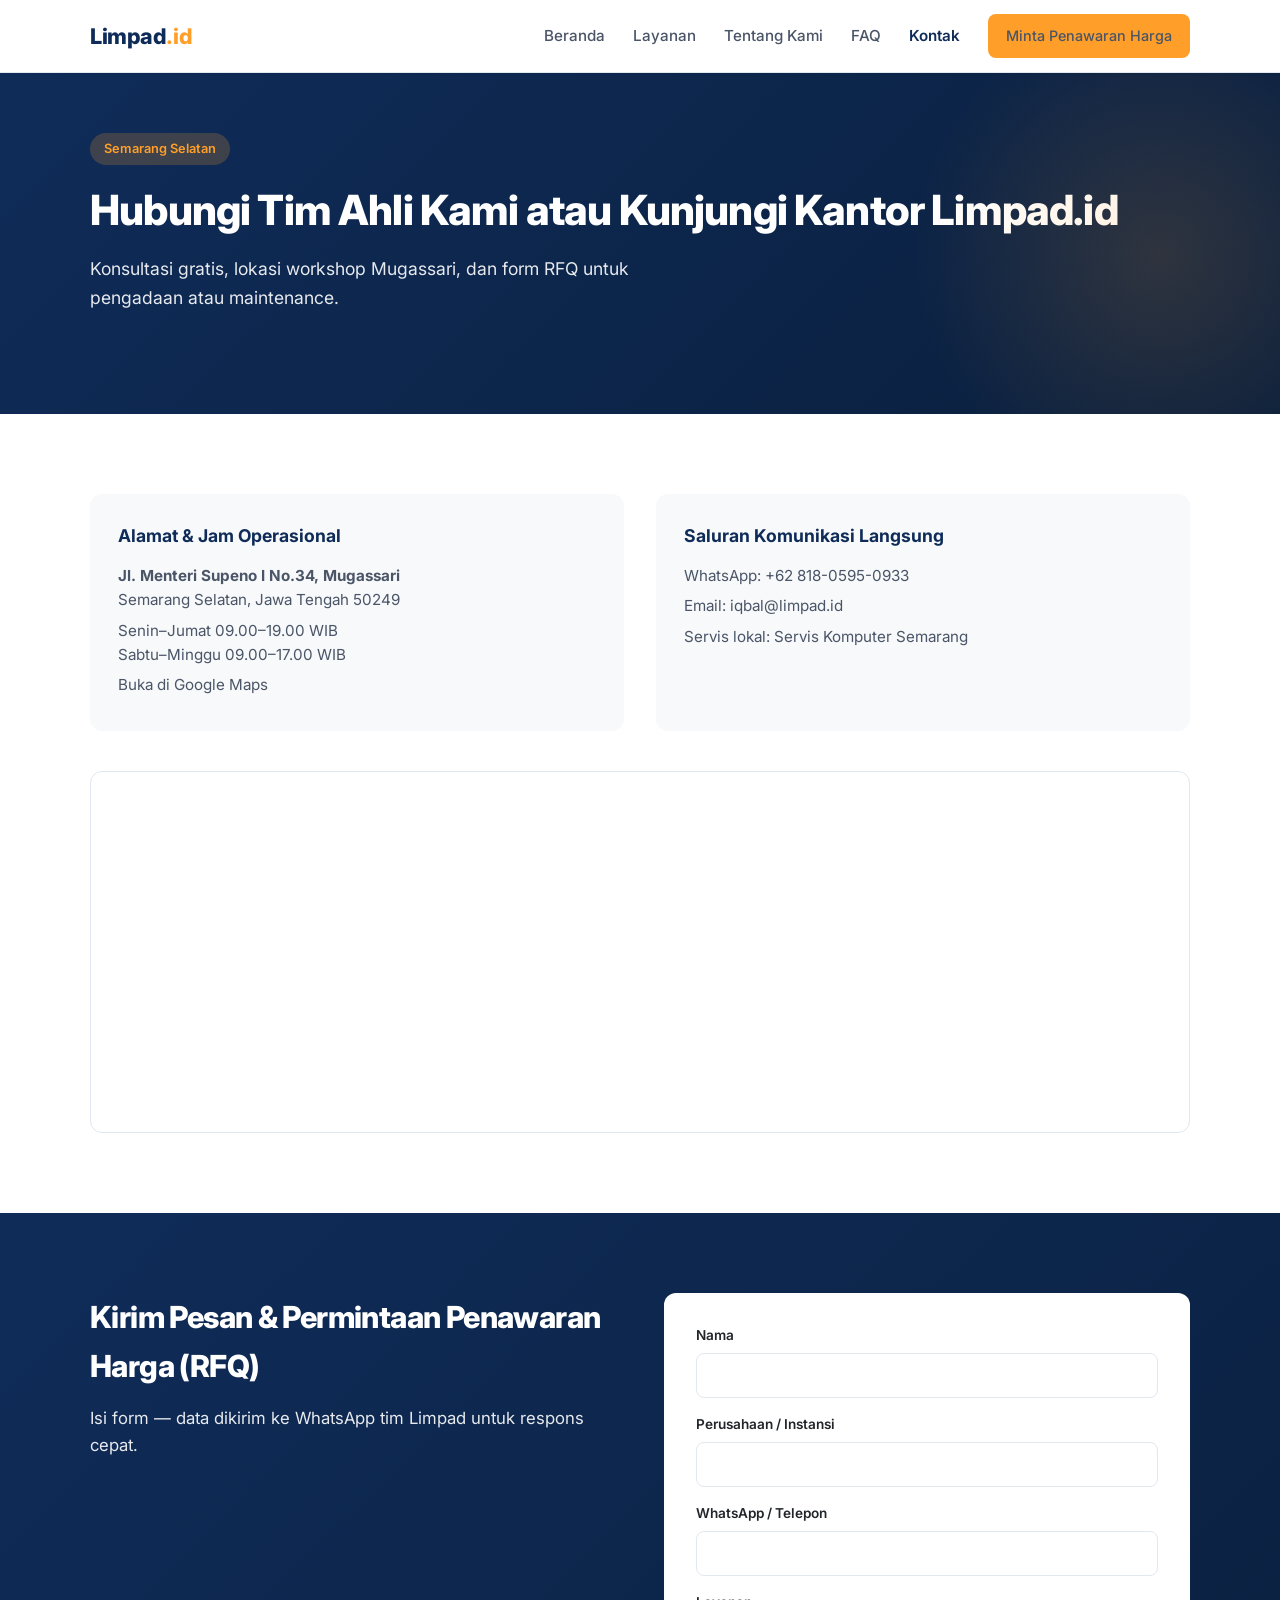
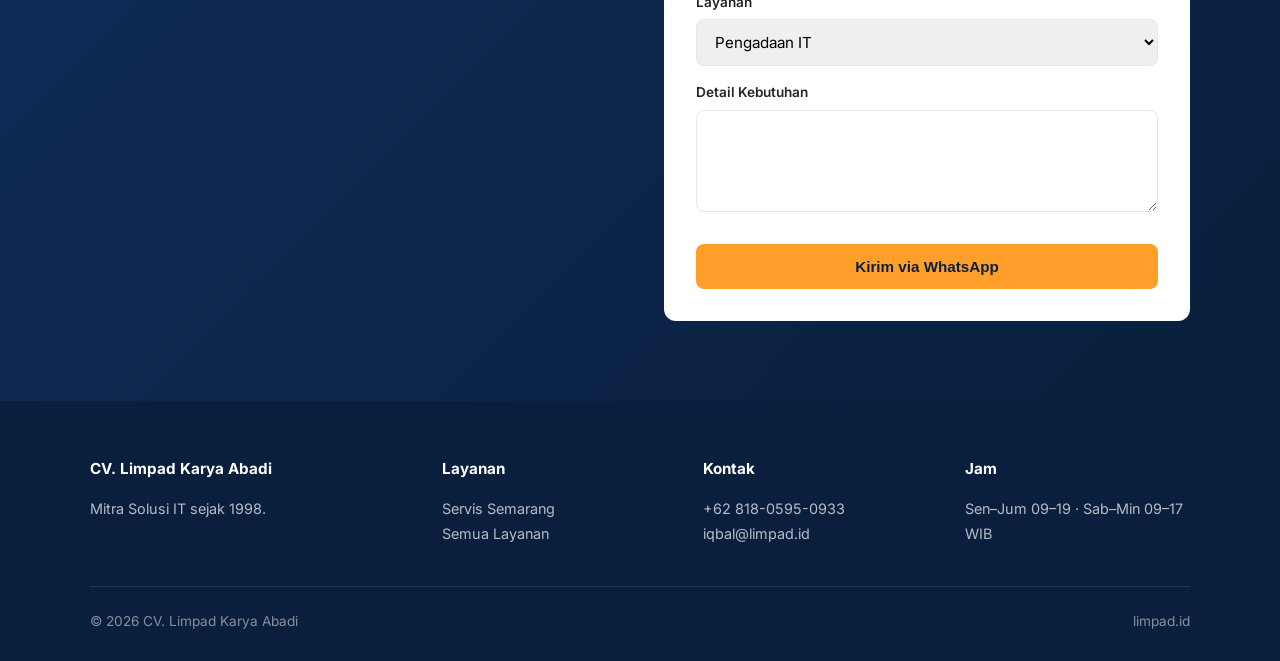
<file: contact.html>
<!DOCTYPE html>
<html lang="id">
<head>
  <meta charset="UTF-8">
  <meta name="viewport" content="width=device-width, initial-scale=1.0">
  <title>Hubungi Kami - Lokasi & Penawaran IT | Limpad.id</title>
  <meta name="description" content="Hubungi CV. Limpad Karya Abadi di Semarang. Dapatkan konsultasi gratis, arah lokasi Google Maps, dan form penawaran harga IT.">
  <link rel="canonical" href="https://www.limpad.id/contact">
  <meta property="og:title" content="Hubungi Kami - Lokasi & Penawaran IT | Limpad.id">
  <meta property="og:description" content="Hubungi CV. Limpad Karya Abadi di Semarang. Konsultasi gratis dan form penawaran harga IT.">
  <meta property="og:url" content="https://www.limpad.id/contact">
  <meta property="og:image" content="https://images.unsplash.com/photo-1516321318423-f06f85e504b3?w=1200&h=630&q=80&auto=format&fit=crop">
  <meta property="og:type" content="website">
  <meta property="og:locale" content="id_ID">
  <link rel="stylesheet" href="styles.css">
  <link href="https://fonts.googleapis.com/css2?family=Inter:wght@400;500;600;700;800&display=swap" rel="stylesheet">
</head>
<body>
  <header class="header">
    <div class="container header-inner">
      <a href="index.html" class="logo">Limpad<span>.id</span></a>
      <nav class="nav" id="nav">
        <a href="index.html">Beranda</a>
        <a href="services.html">Layanan</a>
        <a href="about.html">Tentang Kami</a>
        <a href="faq.html">FAQ</a>
        <a href="contact.html" class="active">Kontak</a>
        <a href="contact.html#rfq" class="btn btn-primary" style="padding:10px 18px;font-size:0.9rem">Minta Penawaran Harga</a>
      </nav>
      <button class="mobile-toggle" id="menuBtn" aria-label="Menu" aria-expanded="false"><span></span><span></span><span></span></button>
    </div>
  </header>
  <section class="hero hero-sm">
    <div class="container">
      <span class="badge">Semarang Selatan</span>
      <h1>Hubungi Tim Ahli Kami atau Kunjungi Kantor Limpad.id</h1>
      <p>Konsultasi gratis, lokasi workshop Mugassari, dan form RFQ untuk pengadaan atau maintenance.</p>
    </div>
  </section>
  <section class="section">
    <div class="container">
      <div class="contact-grid">
        <div class="contact-card">
          <h3>Alamat & Jam Operasional</h3>
          <p><strong>Jl. Menteri Supeno I No.34, Mugassari</strong><br>Semarang Selatan, Jawa Tengah 50249</p>
          <p>Senin–Jumat 09.00–19.00 WIB<br>Sabtu–Minggu 09.00–17.00 WIB</p>
          <p><a href="https://maps.app.goo.gl/xQLSW1w6oQt43LzdA" target="_blank" rel="noopener">Buka di Google Maps</a></p>
        </div>
        <div class="contact-card">
          <h3>Saluran Komunikasi Langsung</h3>
          <p>WhatsApp: <a href="https://wa.me/6281805950933">+62 818-0595-0933</a></p>
          <p>Email: <a href="mailto:iqbal@limpad.id">iqbal@limpad.id</a></p>
          <p>Servis lokal: <a href="servis-komputer-semarang.html">Servis Komputer Semarang</a></p>
        </div>
      </div>
      <div class="map-wrap">
        <iframe title="Lokasi Limpad Computer Semarang" src="https://www.google.com/maps?q=Jl.+Menteri+Supeno+I+No.34,+Mugassari,+Semarang&output=embed" loading="lazy" referrerpolicy="no-referrer-when-downgrade"></iframe>
      </div>
    </div>
  </section>
  <section class="cta-section" id="rfq">
    <div class="container">
      <div class="cta-inner">
        <div class="cta-text">
          <h2>Kirim Pesan & Permintaan Penawaran Harga (RFQ)</h2>
          <p>Isi form — data dikirim ke WhatsApp tim Limpad untuk respons cepat.</p>
        </div>
        <div class="form-box">
          <form id="rfqForm">
            <div class="form-group"><label for="nama">Nama</label><input id="nama" name="Nama" required></div>
            <div class="form-group"><label for="perusahaan">Perusahaan / Instansi</label><input id="perusahaan" name="Perusahaan"></div>
            <div class="form-group"><label for="telepon">WhatsApp / Telepon</label><input id="telepon" name="Telepon" required></div>
            <div class="form-group"><label for="layanan">Layanan</label>
              <select id="layanan" name="Layanan">
                <option value="Pengadaan IT">Pengadaan IT</option>
                <option value="Maintenance / Servis">Maintenance / Servis</option>
                <option value="Software / SIM">Software / SIM</option>
                <option value="Sewa Perangkat">Sewa Perangkat</option>
                <option value="Lainnya">Lainnya</option>
              </select>
            </div>
            <div class="form-group"><label for="pesan">Detail Kebutuhan</label><textarea id="pesan" name="Pesan" rows="4"></textarea></div>
            <button type="submit" class="btn btn-primary">Kirim via WhatsApp</button>
          </form>
        </div>
      </div>
    </div>
  </section>
  <footer class="footer">
    <div class="container">
      <div class="footer-grid">
        <div><h4>CV. Limpad Karya Abadi</h4><p>Mitra Solusi IT sejak 1998.</p></div>
        <div><h4>Layanan</h4><p><a href="servis-komputer-semarang.html">Servis Semarang</a><br><a href="services.html">Semua Layanan</a></p></div>
        <div><h4>Kontak</h4><p>+62 818-0595-0933<br>iqbal@limpad.id</p></div>
        <div><h4>Jam</h4><p>Sen–Jum 09–19 · Sab–Min 09–17 WIB</p></div>
      </div>
      <div class="footer-bottom"><span>© 2026 CV. Limpad Karya Abadi</span><span>limpad.id</span></div>
    </div>
  </footer>
  <script type="application/ld+json">
  {
    "@context": "https://schema.org",
    "@type": "ContactPage",
    "name": "Hubungi Limpad.id",
    "url": "https://www.limpad.id/contact",
    "mainEntity": {
      "@type": "LocalBusiness",
      "name": "CV. Limpad Karya Abadi",
      "telephone": "+62-818-0595-0933",
      "email": "iqbal@limpad.id",
      "address": {
        "@type": "PostalAddress",
        "streetAddress": "Jl. Menteri Supeno I Semarang No.34, Mugassari",
        "addressLocality": "Semarang",
        "addressRegion": "Jawa Tengah",
        "postalCode": "50249",
        "addressCountry": "ID"
      },
      "geo": {"@type": "GeoCoordinates", "latitude": -6.9965381, "longitude": 110.4184617}
    }
  }
  </script>
  <script src="main.js" defer></script>
</body>
</html>
</file>
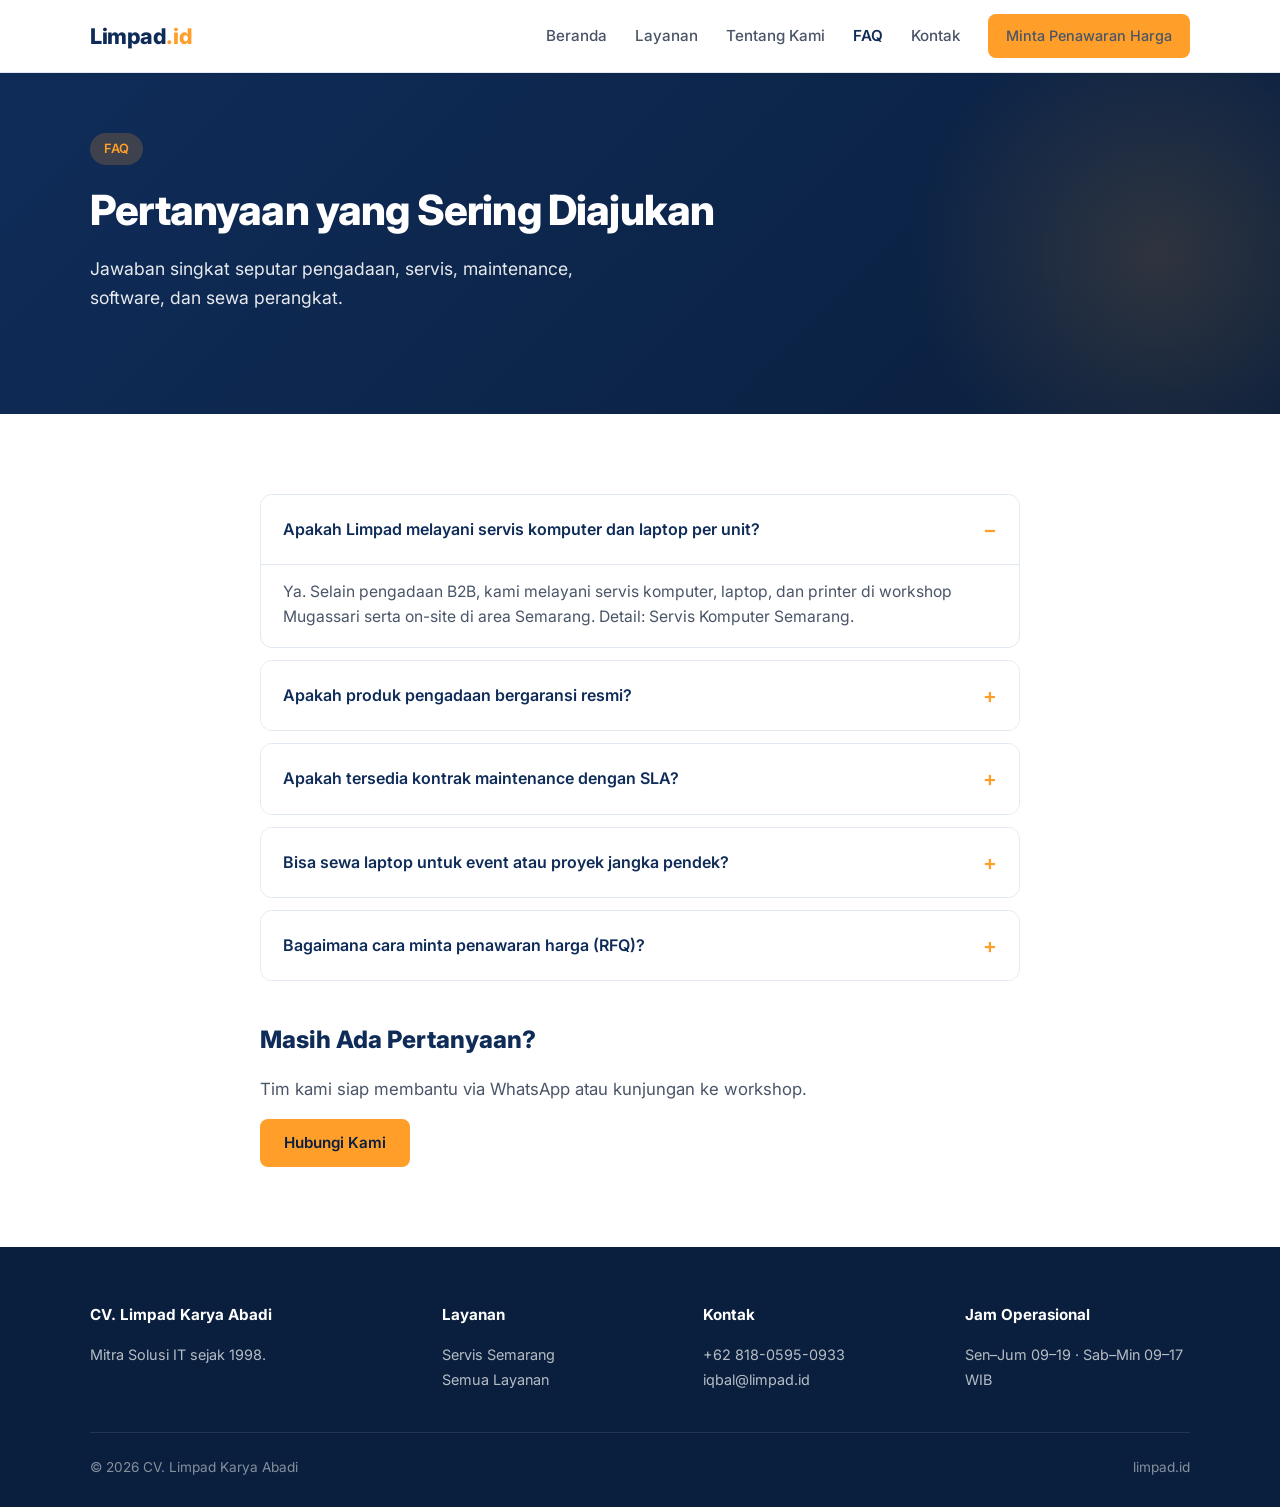
<file: faq.html>
<!DOCTYPE html>
<html lang="id">
<head>
  <meta charset="UTF-8">
  <meta name="viewport" content="width=device-width, initial-scale=1.0">
  <title>FAQ - Pertanyaan Umum Layanan IT | Limpad.id</title>
  <meta name="description" content="Jawaban atas pertanyaan umum tentang pengadaan IT, garansi, SLA maintenance, software custom, dan sewa perangkat di Limpad.id.">
  <link rel="canonical" href="https://www.limpad.id/faq">
  <meta property="og:title" content="FAQ - Pertanyaan Umum Layanan IT | Limpad.id">
  <meta property="og:description" content="FAQ pengadaan IT, garansi, SLA, software custom, dan sewa perangkat Limpad.id.">
  <meta property="og:url" content="https://www.limpad.id/faq">
  <meta property="og:image" content="https://images.unsplash.com/photo-1516321318423-f06f85e504b3?w=1200&h=630&q=80&auto=format&fit=crop">
  <meta property="og:type" content="website">
  <meta property="og:locale" content="id_ID">
  <link rel="stylesheet" href="styles.css">
  <link href="https://fonts.googleapis.com/css2?family=Inter:wght@400;500;600;700;800&display=swap" rel="stylesheet">
</head>
<body>
  <header class="header">
    <div class="container header-inner">
      <a href="index.html" class="logo">Limpad<span>.id</span></a>
      <nav class="nav" id="nav">
        <a href="index.html">Beranda</a>
        <a href="services.html">Layanan</a>
        <a href="about.html">Tentang Kami</a>
        <a href="faq.html" class="active">FAQ</a>
        <a href="contact.html">Kontak</a>
        <a href="contact.html#rfq" class="btn btn-primary" style="padding:10px 18px;font-size:0.9rem">Minta Penawaran Harga</a>
      </nav>
      <button class="mobile-toggle" id="menuBtn" aria-label="Menu" aria-expanded="false"><span></span><span></span><span></span></button>
    </div>
  </header>
  <section class="hero hero-sm">
    <div class="container">
      <span class="badge">FAQ</span>
      <h1>Pertanyaan yang Sering Diajukan</h1>
      <p>Jawaban singkat seputar pengadaan, servis, maintenance, software, dan sewa perangkat.</p>
    </div>
  </section>
  <section class="section">
    <div class="container content-block">
      <details class="faq-item" open>
        <summary>Apakah Limpad melayani servis komputer dan laptop per unit?</summary>
        <div class="faq-body">Ya. Selain pengadaan B2B, kami melayani servis komputer, laptop, dan printer di workshop Mugassari serta on-site di area Semarang. Detail: <a href="servis-komputer-semarang.html">Servis Komputer Semarang</a>.</div>
      </details>
      <details class="faq-item">
        <summary>Apakah produk pengadaan bergaransi resmi?</summary>
        <div class="faq-body">Ya. Unit pengadaan menggunakan produk original dengan garansi manufaktur. Setup awal dibantu teknisi kami.</div>
      </details>
      <details class="faq-item">
        <summary>Apakah tersedia kontrak maintenance dengan SLA?</summary>
        <div class="faq-body">Ya. Kami menawarkan kontrak pemeliharaan berkala untuk komputer dan jaringan dengan kesepakatan SLA yang jelas.</div>
      </details>
      <details class="faq-item">
        <summary>Bisa sewa laptop untuk event atau proyek jangka pendek?</summary>
        <div class="faq-body">Bisa. Sewa harian, bulanan, atau tahunan — unit siap pakai dengan opsi pengganti instan.</div>
      </details>
      <details class="faq-item">
        <summary>Bagaimana cara minta penawaran harga (RFQ)?</summary>
        <div class="faq-body">Isi form di halaman <a href="contact.html#rfq">Kontak</a> atau chat WhatsApp <a href="https://wa.me/6281805950933">+62 818-0595-0933</a>.</div>
      </details>
      <h2 style="margin-top:40px">Masih Ada Pertanyaan?</h2>
      <p>Tim kami siap membantu via WhatsApp atau kunjungan ke workshop.</p>
      <a href="contact.html#rfq" class="btn btn-primary">Hubungi Kami</a>
    </div>
  </section>
  <footer class="footer">
    <div class="container">
      <div class="footer-grid">
        <div><h4>CV. Limpad Karya Abadi</h4><p>Mitra Solusi IT sejak 1998.</p></div>
        <div><h4>Layanan</h4><p><a href="servis-komputer-semarang.html">Servis Semarang</a><br><a href="services.html">Semua Layanan</a></p></div>
        <div><h4>Kontak</h4><p>+62 818-0595-0933<br>iqbal@limpad.id</p></div>
        <div><h4>Jam Operasional</h4><p>Sen–Jum 09–19 · Sab–Min 09–17 WIB</p></div>
      </div>
      <div class="footer-bottom"><span>© 2026 CV. Limpad Karya Abadi</span><span>limpad.id</span></div>
    </div>
  </footer>
  <script type="application/ld+json">
  {
    "@context": "https://schema.org",
    "@type": "FAQPage",
    "mainEntity": [
      {
        "@type": "Question",
        "name": "Apakah Limpad melayani servis komputer dan laptop per unit?",
        "acceptedAnswer": {
          "@type": "Answer",
          "text": "Ya. Selain pengadaan B2B, kami melayani servis komputer, laptop, dan printer di workshop Mugassari serta on-site di area Semarang."
        }
      },
      {
        "@type": "Question",
        "name": "Apakah produk pengadaan bergaransi resmi?",
        "acceptedAnswer": {
          "@type": "Answer",
          "text": "Ya. Unit pengadaan menggunakan produk original dengan garansi manufaktur."
        }
      },
      {
        "@type": "Question",
        "name": "Apakah tersedia kontrak maintenance dengan SLA?",
        "acceptedAnswer": {
          "@type": "Answer",
          "text": "Ya. Kami menawarkan kontrak pemeliharaan berkala untuk komputer dan jaringan dengan kesepakatan SLA."
        }
      },
      {
        "@type": "Question",
        "name": "Bisa sewa laptop untuk event atau proyek jangka pendek?",
        "acceptedAnswer": {
          "@type": "Answer",
          "text": "Bisa. Sewa harian, bulanan, atau tahunan dengan unit siap pakai."
        }
      },
      {
        "@type": "Question",
        "name": "Bagaimana cara minta penawaran harga (RFQ)?",
        "acceptedAnswer": {
          "@type": "Answer",
          "text": "Isi form di halaman Kontak atau chat WhatsApp +62 818-0595-0933."
        }
      }
    ]
  }
  </script>
  <script src="main.js" defer></script>
</body>
</html>
</file>
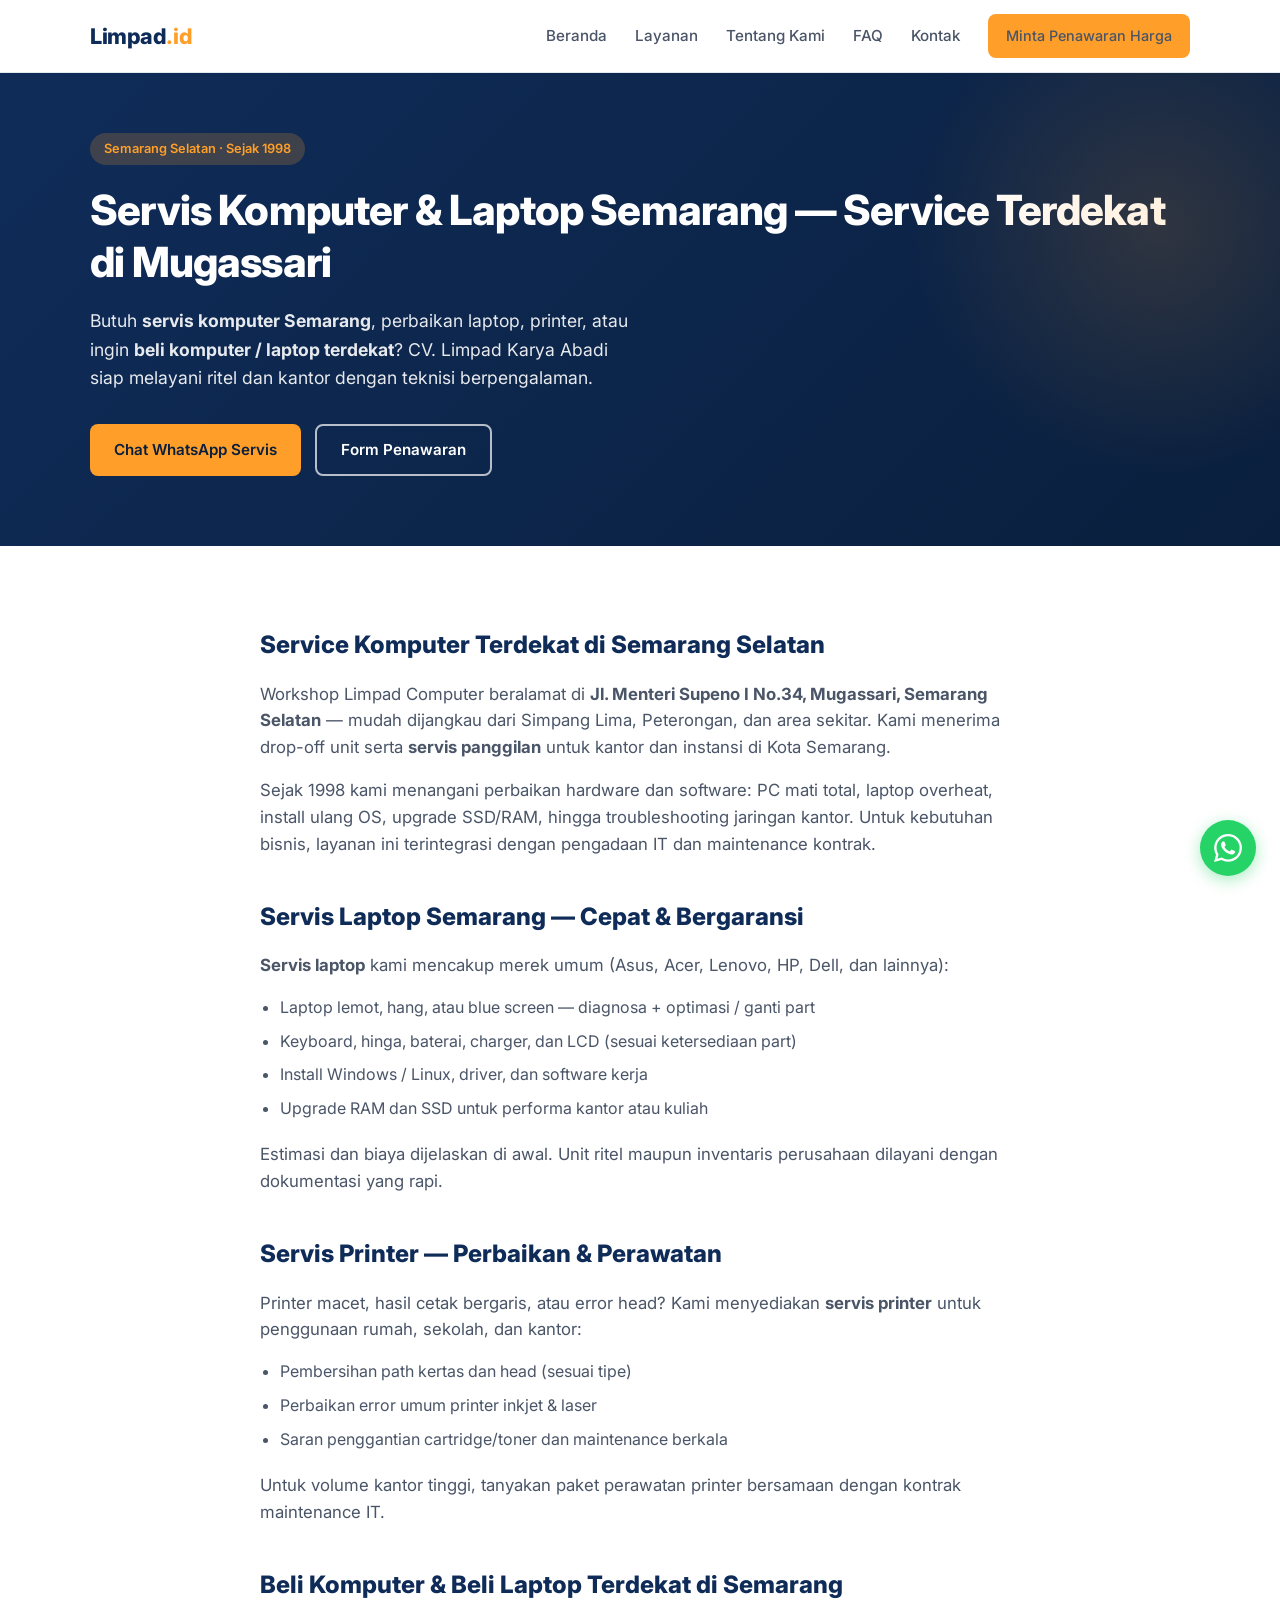
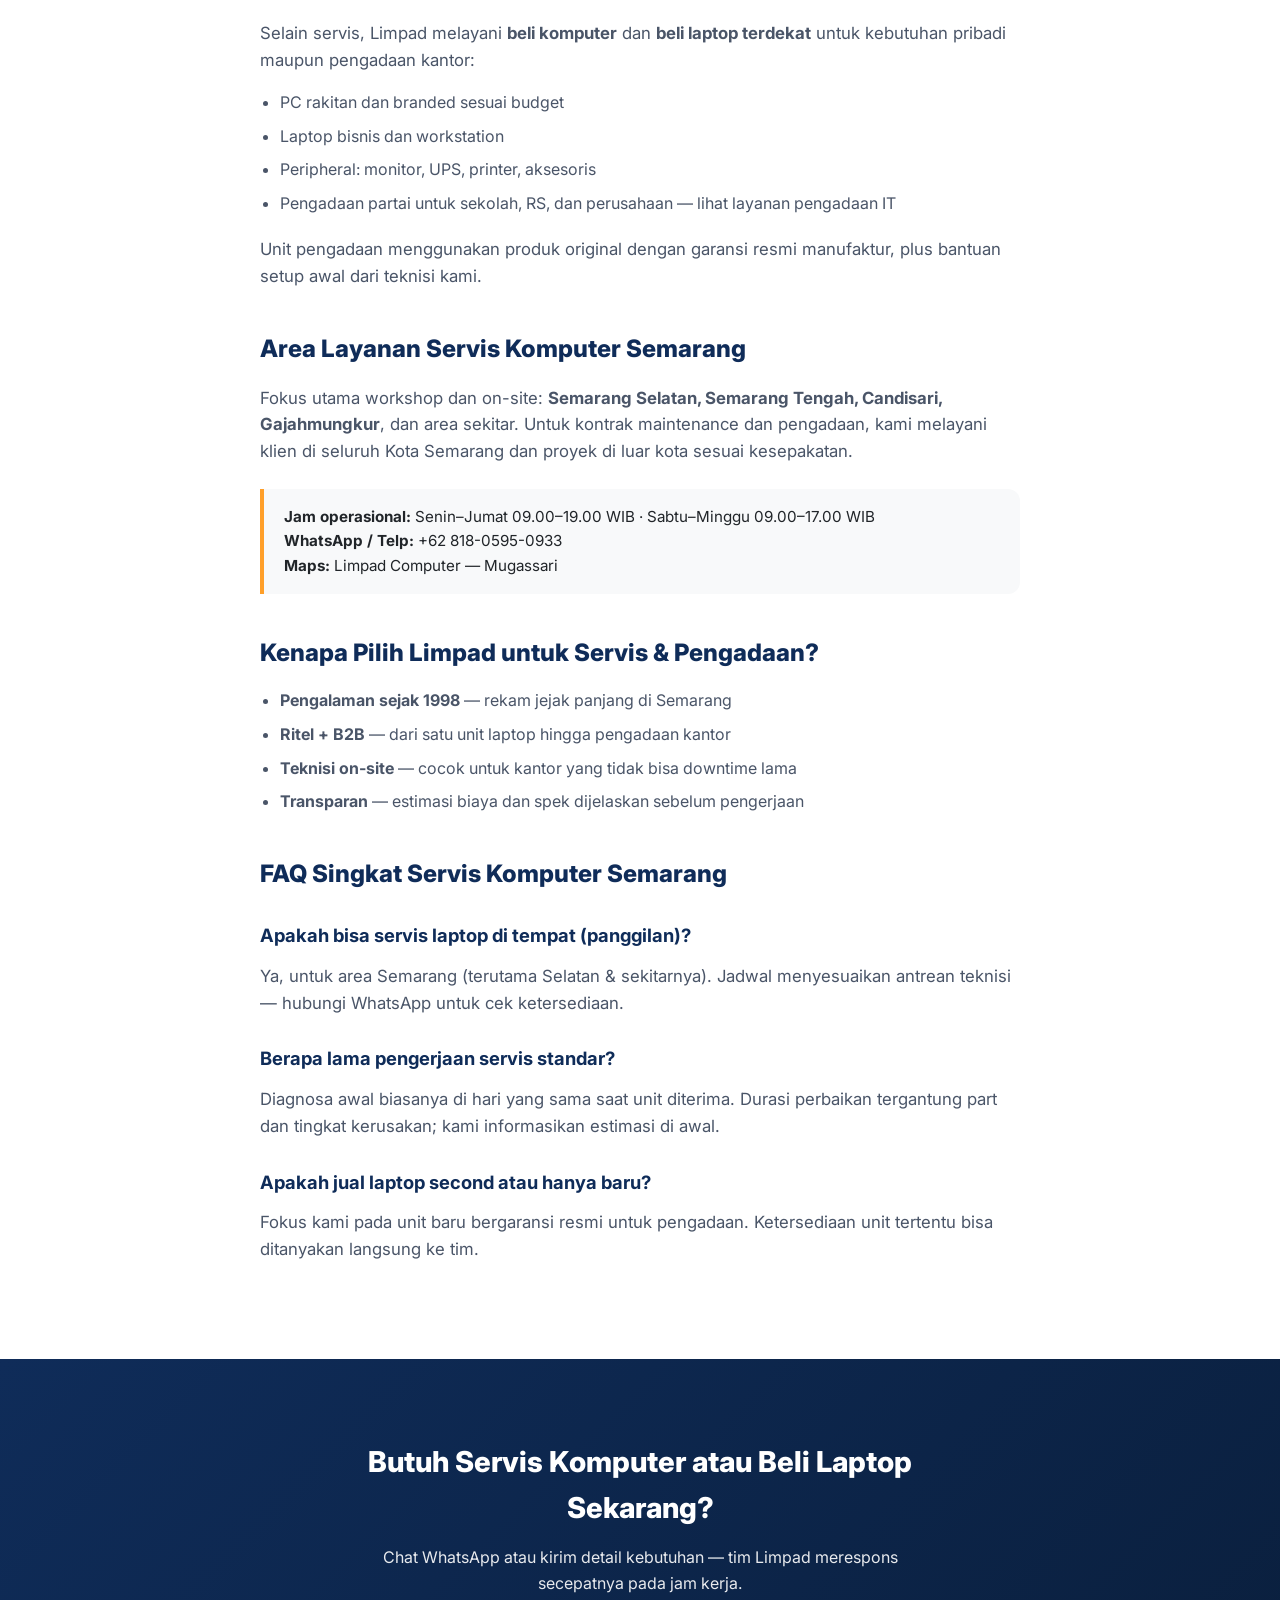
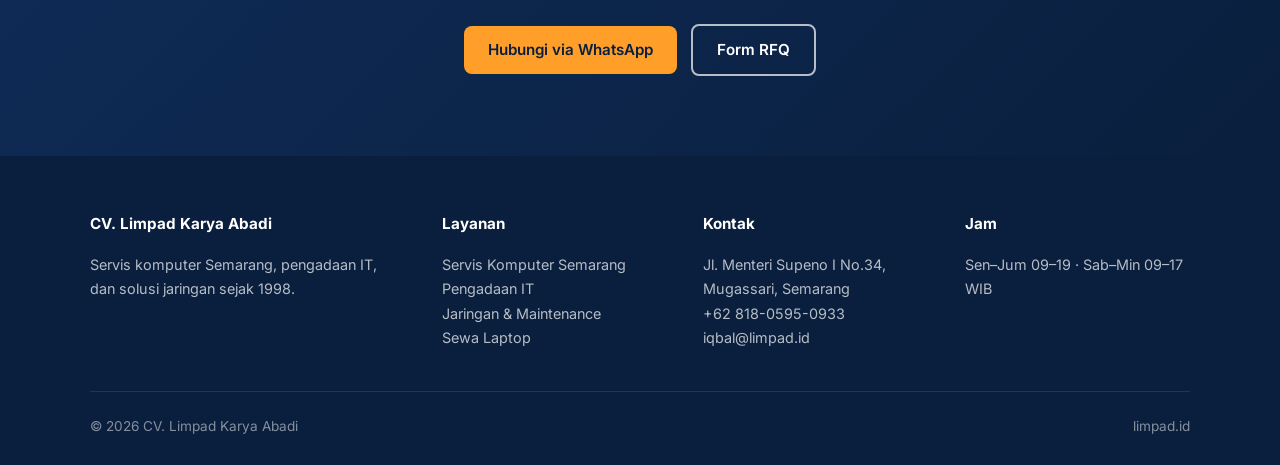
<file: servis-komputer-semarang.html>
<!DOCTYPE html>
<html lang="id">
<head>
  <meta charset="UTF-8">
  <meta name="viewport" content="width=device-width, initial-scale=1.0">
  <title>Servis Komputer & Laptop Semarang Terdekat | Limpad.id</title>
  <meta name="description" content="Servis komputer Semarang, servis laptop, servis printer, serta beli komputer & laptop terdekat di Semarang Selatan. Teknisi berpengalaman sejak 1998. Hubungi Limpad.id.">
  <meta name="keywords" content="servis komputer semarang, service komputer terdekat, servis laptop, servis printer, beli komputer, beli laptop terdekat, servis komputer panggilan semarang">
  <link rel="canonical" href="https://www.limpad.id/servis-komputer-semarang">
  <meta property="og:title" content="Servis Komputer & Laptop Semarang Terdekat | Limpad.id">
  <meta property="og:description" content="Servis komputer, laptop, printer, serta pengadaan PC/laptop di Semarang. Workshop Mugassari sejak 1998.">
  <meta property="og:url" content="https://www.limpad.id/servis-komputer-semarang">
  <meta property="og:image" content="https://images.unsplash.com/photo-1516321318423-f06f85e504b3?w=1200&h=630&q=80&auto=format&fit=crop">
  <meta property="og:type" content="website">
  <meta property="og:locale" content="id_ID">
  <link rel="stylesheet" href="styles.css">
  <link href="https://fonts.googleapis.com/css2?family=Inter:wght@400;500;600;700;800&display=swap" rel="stylesheet">
</head>
<body>
  <header class="header">
    <div class="container header-inner">
      <a href="index.html" class="logo">Limpad<span>.id</span></a>
      <nav class="nav" id="nav">
        <a href="index.html">Beranda</a>
        <a href="services.html">Layanan</a>
        <a href="about.html">Tentang Kami</a>
        <a href="faq.html">FAQ</a>
        <a href="contact.html">Kontak</a>
        <a href="contact.html#rfq" class="btn btn-primary" style="padding:10px 18px;font-size:0.9rem">Minta Penawaran Harga</a>
      </nav>
      <button class="mobile-toggle" id="menuBtn" aria-label="Menu" aria-expanded="false"><span></span><span></span><span></span></button>
    </div>
  </header>

  <section class="hero hero-sm">
    <div class="container">
      <span class="badge">Semarang Selatan · Sejak 1998</span>
      <h1>Servis Komputer & Laptop Semarang — Service Terdekat di Mugassari</h1>
      <p>Butuh <strong>servis komputer Semarang</strong>, perbaikan laptop, printer, atau ingin <strong>beli komputer / laptop terdekat</strong>? CV. Limpad Karya Abadi siap melayani ritel dan kantor dengan teknisi berpengalaman.</p>
      <div class="hero-ctas" style="margin-top:24px">
        <a href="https://wa.me/6281805950933?text=Halo%20Limpad%2C%20saya%20butuh%20servis%20komputer" class="btn btn-primary" target="_blank" rel="noopener">Chat WhatsApp Servis</a>
        <a href="contact.html#rfq" class="btn btn-outline-white">Form Penawaran</a>
      </div>
    </div>
  </section>

  <section class="section">
    <div class="container content-block">
      <h2>Service Komputer Terdekat di Semarang Selatan</h2>
      <p>Workshop Limpad Computer beralamat di <strong>Jl. Menteri Supeno I No.34, Mugassari, Semarang Selatan</strong> — mudah dijangkau dari Simpang Lima, Peterongan, dan area sekitar. Kami menerima drop-off unit serta <strong>servis panggilan</strong> untuk kantor dan instansi di Kota Semarang.</p>
      <p>Sejak 1998 kami menangani perbaikan hardware dan software: PC mati total, laptop overheat, install ulang OS, upgrade SSD/RAM, hingga troubleshooting jaringan kantor. Untuk kebutuhan bisnis, layanan ini terintegrasi dengan <a href="services.html">pengadaan IT dan maintenance kontrak</a>.</p>

      <h2>Servis Laptop Semarang — Cepat & Bergaransi</h2>
      <p><strong>Servis laptop</strong> kami mencakup merek umum (Asus, Acer, Lenovo, HP, Dell, dan lainnya):</p>
      <ul>
        <li>Laptop lemot, hang, atau blue screen — diagnosa + optimasi / ganti part</li>
        <li>Keyboard, hinga, baterai, charger, dan LCD (sesuai ketersediaan part)</li>
        <li>Install Windows / Linux, driver, dan software kerja</li>
        <li>Upgrade RAM dan SSD untuk performa kantor atau kuliah</li>
      </ul>
      <p>Estimasi dan biaya dijelaskan di awal. Unit ritel maupun inventaris perusahaan dilayani dengan dokumentasi yang rapi.</p>

      <h2>Servis Printer — Perbaikan & Perawatan</h2>
      <p>Printer macet, hasil cetak bergaris, atau error head? Kami menyediakan <strong>servis printer</strong> untuk penggunaan rumah, sekolah, dan kantor:</p>
      <ul>
        <li>Pembersihan path kertas dan head (sesuai tipe)</li>
        <li>Perbaikan error umum printer inkjet & laser</li>
        <li>Saran penggantian cartridge/toner dan maintenance berkala</li>
      </ul>
      <p>Untuk volume kantor tinggi, tanyakan paket perawatan printer bersamaan dengan <a href="services.html#jaringan">kontrak maintenance IT</a>.</p>

      <h2>Beli Komputer & Beli Laptop Terdekat di Semarang</h2>
      <p>Selain servis, Limpad melayani <strong>beli komputer</strong> dan <strong>beli laptop terdekat</strong> untuk kebutuhan pribadi maupun pengadaan kantor:</p>
      <ul>
        <li>PC rakitan dan branded sesuai budget</li>
        <li>Laptop bisnis dan workstation</li>
        <li>Peripheral: monitor, UPS, printer, aksesoris</li>
        <li>Pengadaan partai untuk sekolah, RS, dan perusahaan — lihat <a href="services.html#pengadaan">layanan pengadaan IT</a></li>
      </ul>
      <p>Unit pengadaan menggunakan produk original dengan garansi resmi manufaktur, plus bantuan setup awal dari teknisi kami.</p>

      <h2>Area Layanan Servis Komputer Semarang</h2>
      <p>Fokus utama workshop dan on-site: <strong>Semarang Selatan, Semarang Tengah, Candisari, Gajahmungkur</strong>, dan area sekitar. Untuk kontrak maintenance dan pengadaan, kami melayani klien di seluruh Kota Semarang dan proyek di luar kota sesuai kesepakatan.</p>
      <div class="highlight">
        <strong>Jam operasional:</strong> Senin–Jumat 09.00–19.00 WIB · Sabtu–Minggu 09.00–17.00 WIB<br>
        <strong>WhatsApp / Telp:</strong> <a href="https://wa.me/6281805950933">+62 818-0595-0933</a><br>
        <strong>Maps:</strong> <a href="https://maps.app.goo.gl/xQLSW1w6oQt43LzdA" target="_blank" rel="noopener">Limpad Computer — Mugassari</a>
      </div>

      <h2>Kenapa Pilih Limpad untuk Servis & Pengadaan?</h2>
      <ul>
        <li><strong>Pengalaman sejak 1998</strong> — rekam jejak panjang di Semarang</li>
        <li><strong>Ritel + B2B</strong> — dari satu unit laptop hingga pengadaan kantor</li>
        <li><strong>Teknisi on-site</strong> — cocok untuk kantor yang tidak bisa downtime lama</li>
        <li><strong>Transparan</strong> — estimasi biaya dan spek dijelaskan sebelum pengerjaan</li>
      </ul>

      <h2>FAQ Singkat Servis Komputer Semarang</h2>
      <h3>Apakah bisa servis laptop di tempat (panggilan)?</h3>
      <p>Ya, untuk area Semarang (terutama Selatan & sekitarnya). Jadwal menyesuaikan antrean teknisi — hubungi WhatsApp untuk cek ketersediaan.</p>
      <h3>Berapa lama pengerjaan servis standar?</h3>
      <p>Diagnosa awal biasanya di hari yang sama saat unit diterima. Durasi perbaikan tergantung part dan tingkat kerusakan; kami informasikan estimasi di awal.</p>
      <h3>Apakah jual laptop second atau hanya baru?</h3>
      <p>Fokus kami pada unit baru bergaransi resmi untuk pengadaan. Ketersediaan unit tertentu bisa ditanyakan langsung ke tim.</p>
    </div>
  </section>

  <section class="cta-section">
    <div class="container" style="text-align:center;max-width:640px">
      <h2 style="font-size:1.8rem;font-weight:800;margin-bottom:14px">Butuh Servis Komputer atau Beli Laptop Sekarang?</h2>
      <p style="opacity:0.9;margin-bottom:28px">Chat WhatsApp atau kirim detail kebutuhan — tim Limpad merespons secepatnya pada jam kerja.</p>
      <a href="https://wa.me/6281805950933?text=Halo%20Limpad%2C%20saya%20butuh%20servis%20/%20beli%20komputer" class="btn btn-primary" target="_blank" rel="noopener">Hubungi via WhatsApp</a>
      <a href="contact.html#rfq" class="btn btn-outline-white" style="margin-left:10px">Form RFQ</a>
    </div>
  </section>

  <footer class="footer">
    <div class="container">
      <div class="footer-grid">
        <div>
          <h4>CV. Limpad Karya Abadi</h4>
          <p>Servis komputer Semarang, pengadaan IT, dan solusi jaringan sejak 1998.</p>
        </div>
        <div>
          <h4>Layanan</h4>
          <p>
            <a href="servis-komputer-semarang.html">Servis Komputer Semarang</a><br>
            <a href="services.html#pengadaan">Pengadaan IT</a><br>
            <a href="services.html#jaringan">Jaringan & Maintenance</a><br>
            <a href="services.html#sewa">Sewa Laptop</a>
          </p>
        </div>
        <div>
          <h4>Kontak</h4>
          <p>Jl. Menteri Supeno I No.34, Mugassari, Semarang<br>
          <a href="https://wa.me/6281805950933">+62 818-0595-0933</a><br>
          <a href="mailto:iqbal@limpad.id">iqbal@limpad.id</a></p>
        </div>
        <div>
          <h4>Jam</h4>
          <p>Sen–Jum 09–19 · Sab–Min 09–17 WIB</p>
        </div>
      </div>
      <div class="footer-bottom">
        <span>© 2026 CV. Limpad Karya Abadi</span>
        <span>limpad.id</span>
      </div>
    </div>
  </footer>

  <a href="https://wa.me/6281805950933?text=Halo%20Limpad%2C%20saya%20butuh%20servis%20komputer" class="wa-float" target="_blank" rel="noopener" aria-label="WhatsApp">
    <svg viewBox="0 0 24 24" xmlns="http://www.w3.org/2000/svg"><path d="M17.472 14.382c-.297-.149-1.758-.867-2.03-.967-.273-.099-.471-.148-.67.15-.197.297-.767.966-.94 1.164-.173.199-.347.223-.644.075-.297-.15-1.255-.463-2.39-1.475-.883-.788-1.48-1.761-1.653-2.059-.173-.297-.018-.458.13-.606.134-.133.298-.347.446-.52.149-.174.198-.298.298-.497.099-.198.05-.371-.025-.52-.075-.149-.669-1.612-.916-2.207-.242-.579-.487-.5-.669-.51-.173-.008-.371-.01-.57-.01-.198 0-.52.074-.792.372-.272.297-1.04 1.016-1.04 2.479 0 1.462 1.065 2.875 1.213 3.074.149.198 2.096 3.2 5.077 4.487.709.306 1.262.489 1.694.625.712.227 1.36.195 1.871.118.571-.085 1.758-.719 2.006-1.413.248-.694.248-1.289.173-1.413-.074-.124-.272-.198-.57-.347m-5.421 7.403h-.004a9.87 9.87 0 01-5.031-1.378l-.361-.214-3.741.982.998-3.648-.235-.374a9.86 9.86 0 01-1.51-5.26c.001-5.45 4.436-9.884 9.888-9.884 2.64 0 5.122 1.03 6.988 2.898a9.825 9.825 0 012.893 6.994c-.003 5.45-4.435 9.884-9.885 9.884m8.413-18.297A11.815 11.815 0 0012.05 0C5.495 0 .16 5.335.157 11.892c0 2.096.547 4.142 1.588 5.945L.057 24l6.305-1.654a11.882 11.882 0 005.683 1.448h.005c6.554 0 11.89-5.335 11.893-11.893a11.821 11.821 0 00-3.48-8.413z"/></svg>
  </a>

  <script type="application/ld+json">
  {
    "@context": "https://schema.org",
    "@type": "Service",
    "name": "Servis Komputer dan Laptop Semarang",
    "provider": {
      "@type": "LocalBusiness",
      "name": "CV. Limpad Karya Abadi",
      "telephone": "+62-818-0595-0933",
      "address": {
        "@type": "PostalAddress",
        "streetAddress": "Jl. Menteri Supeno I Semarang No.34, Mugassari",
        "addressLocality": "Semarang",
        "addressRegion": "Jawa Tengah",
        "postalCode": "50249",
        "addressCountry": "ID"
      }
    },
    "areaServed": {
      "@type": "City",
      "name": "Semarang"
    },
    "serviceType": [
      "Servis komputer",
      "Servis laptop",
      "Servis printer",
      "Pengadaan komputer dan laptop"
    ],
    "url": "https://www.limpad.id/servis-komputer-semarang",
    "description": "Servis komputer Semarang, servis laptop, servis printer, serta jual beli komputer dan laptop terdekat di Semarang Selatan sejak 1998."
  }
  </script>
  <script src="main.js" defer></script>
</body>
</html>
</file>
<file: styles.css>
:root {
  --navy: #0F2C59;
  --navy-dark: #0A1F3D;
  --amber: #FF9F29;
  --amber-hover: #E88A15;
  --offwhite: #F8F9FA;
  --slate: #212529;
  --slate-muted: #4A5568;
  --white: #FFFFFF;
  --border: #E2E8F0;
  --shadow: 0 4px 20px rgba(15, 44, 89, 0.08);
  --radius: 12px;
}

* { margin: 0; padding: 0; box-sizing: border-box; }
html { scroll-behavior: smooth; }
body {
  font-family: 'Inter', system-ui, -apple-system, sans-serif;
  color: var(--slate);
  background: var(--white);
  line-height: 1.6;
  font-size: 16px;
}
a { text-decoration: none; color: inherit; }
img { max-width: 100%; height: auto; display: block; }
.container { width: 100%; max-width: 1140px; margin: 0 auto; padding: 0 20px; }

.header {
  position: sticky; top: 0; z-index: 100;
  background: var(--white);
  border-bottom: 1px solid var(--border);
  box-shadow: 0 1px 3px rgba(0,0,0,0.04);
  transition: box-shadow 0.25s ease, background 0.25s ease;
}
.header.scrolled {
  box-shadow: 0 4px 24px rgba(15, 44, 89, 0.12);
  background: rgba(255, 255, 255, 0.97);
  backdrop-filter: blur(8px);
}
.header-inner {
  display: flex; align-items: center; justify-content: space-between; height: 72px;
}
.logo { font-weight: 800; font-size: 1.35rem; color: var(--navy); letter-spacing: -0.02em; }
.logo span { color: var(--amber); }
.nav { display: flex; align-items: center; gap: 28px; }
.nav a { font-size: 0.95rem; font-weight: 500; color: var(--slate-muted); transition: color 0.2s; }
.nav a:hover, .nav a.active { color: var(--navy); font-weight: 600; }
.btn {
  display: inline-flex; align-items: center; justify-content: center; gap: 8px;
  padding: 12px 24px; border-radius: 8px; font-weight: 600; font-size: 0.95rem;
  border: none; cursor: pointer; transition: transform 0.2s, background 0.2s, box-shadow 0.2s;
}
.btn-primary { background: var(--amber); color: var(--navy-dark); }
.btn-primary:hover { background: var(--amber-hover); transform: translateY(-1px); box-shadow: 0 6px 20px rgba(255,159,41,0.35); }
.btn-primary:active { transform: scale(0.97); }
.btn-secondary { background: transparent; color: var(--navy); border: 2px solid var(--navy); }
.btn-secondary:hover { background: var(--navy); color: var(--white); }
.btn-outline-white { background: transparent; color: var(--white); border: 2px solid rgba(255,255,255,0.7); }
.btn-outline-white:hover { background: var(--white); color: var(--navy); }
.mobile-toggle { display: none; background: none; border: none; cursor: pointer; padding: 8px; }
.mobile-toggle span { display: block; width: 24px; height: 2px; background: var(--navy); margin: 5px 0; transition: transform 0.25s, opacity 0.2s; }
.mobile-toggle.is-open span:nth-child(1) { transform: translateY(7px) rotate(45deg); }
.mobile-toggle.is-open span:nth-child(2) { opacity: 0; }
.mobile-toggle.is-open span:nth-child(3) { transform: translateY(-7px) rotate(-45deg); }

.hero {
  background: linear-gradient(135deg, var(--navy) 0%, var(--navy-dark) 100%);
  color: var(--white); padding: 80px 0 90px; position: relative; overflow: hidden;
}
.hero.hero-sm { padding: 60px 0 70px; }
.hero::before {
  content: ''; position: absolute; top: -20%; right: -10%; width: 500px; height: 500px;
  background: radial-gradient(circle, rgba(255,159,41,0.15) 0%, transparent 70%);
  border-radius: 50%;
}
.hero-grid {
  display: grid; grid-template-columns: 1.1fr 0.9fr; gap: 48px;
  align-items: center; position: relative; z-index: 1;
}
.badge {
  display: inline-block; background: rgba(255,159,41,0.2); color: var(--amber);
  font-size: 0.8rem; font-weight: 600; padding: 6px 14px; border-radius: 50px; margin-bottom: 20px;
}
.hero h1 {
  font-size: clamp(1.9rem, 4vw, 2.6rem); font-weight: 800; line-height: 1.25;
  margin-bottom: 18px; letter-spacing: -0.02em;
}
.hero p { font-size: 1.1rem; opacity: 0.9; margin-bottom: 32px; max-width: 540px; }
.hero-ctas { display: flex; flex-wrap: wrap; gap: 14px; }
.hero-visual { padding: 0; overflow: hidden; border-radius: var(--radius); }
.hero-visual img {
  width: 100%; height: auto; border-radius: var(--radius);
  box-shadow: 0 20px 50px rgba(0,0,0,0.25);
}
.hero-grid > div:first-child { animation: heroIn 0.7s ease both; }
.hero-visual { animation: heroIn 0.7s ease 0.15s both; }
@keyframes heroIn {
  from { opacity: 0; transform: translateY(20px); }
  to { opacity: 1; transform: translateY(0); }
}

.stats { background: var(--offwhite); padding: 48px 0; border-bottom: 1px solid var(--border); }
.stats-grid { display: grid; grid-template-columns: repeat(4, 1fr); gap: 24px; text-align: center; }
.stat-item strong {
  display: block; font-size: 2rem; font-weight: 800; color: var(--navy);
  margin-bottom: 4px; font-variant-numeric: tabular-nums;
}
.stat-item span { font-size: 0.9rem; color: var(--slate-muted); font-weight: 500; }

.section { padding: 80px 0; }
.section-header { text-align: center; max-width: 640px; margin: 0 auto 48px; }
.section-header h2 {
  font-size: clamp(1.6rem, 3vw, 2rem); font-weight: 800; color: var(--navy);
  margin-bottom: 12px; letter-spacing: -0.02em;
}
.section-header p { color: var(--slate-muted); font-size: 1.05rem; }

.services-grid { display: grid; grid-template-columns: repeat(4, 1fr); gap: 24px; }
.service-card {
  background: var(--white); border: 1px solid var(--border); border-radius: var(--radius);
  padding: 28px 24px; transition: transform 0.25s, box-shadow 0.25s, border-color 0.25s;
  height: 100%; display: flex; flex-direction: column;
}
.service-card:hover { box-shadow: var(--shadow); border-color: transparent; transform: translateY(-4px); }
.service-card .card-img {
  width: calc(100% + 48px); margin: -28px -24px 18px -24px;
  border-radius: var(--radius) var(--radius) 0 0; overflow: hidden; aspect-ratio: 3/2;
}
.service-card .card-img img {
  width: 100%; height: 100%; object-fit: cover; transition: transform 0.3s ease;
}
.service-card:hover .card-img img { transform: scale(1.04); }
.service-card h3 {
  font-size: 1.1rem; font-weight: 700; color: var(--navy); margin-bottom: 10px; line-height: 1.35;
}
.service-card p { font-size: 0.95rem; color: var(--slate-muted); flex-grow: 1; margin-bottom: 16px; }
.service-card .link { font-size: 0.9rem; font-weight: 600; color: var(--amber); }
.service-card .link:hover { color: var(--amber-hover); }

.value { background: var(--offwhite); }
.value-grid { display: grid; grid-template-columns: repeat(3, 1fr); gap: 28px; }
.value-card {
  background: var(--white); border-radius: var(--radius); padding: 28px; border: 1px solid var(--border);
  transition: transform 0.25s, box-shadow 0.25s;
}
.value-card h3 { font-size: 1.1rem; font-weight: 700; color: var(--navy); margin-bottom: 10px; }
.value-card p { font-size: 0.95rem; color: var(--slate-muted); }

.content-block { max-width: 800px; margin: 0 auto; }
.content-block h2 { font-size: 1.5rem; font-weight: 800; color: var(--navy); margin: 40px 0 16px; }
.content-block h2:first-child { margin-top: 0; }
.content-block h3 { font-size: 1.15rem; font-weight: 700; color: var(--navy); margin: 28px 0 12px; }
.content-block p { margin-bottom: 16px; color: var(--slate-muted); font-size: 1.05rem; }
.content-block ul { margin: 0 0 20px 20px; color: var(--slate-muted); }
.content-block ul li { margin-bottom: 8px; }
.content-block .highlight {
  background: var(--offwhite); border-left: 4px solid var(--amber); padding: 16px 20px;
  margin: 24px 0; border-radius: 0 var(--radius) var(--radius) 0; font-size: 0.95rem; color: var(--slate);
}
.about-visual { margin: 32px 0; border-radius: var(--radius); overflow: hidden; box-shadow: var(--shadow); }
.about-visual img { width: 100%; height: auto; }

.service-detail {
  background: var(--white); border: 1px solid var(--border); border-radius: var(--radius);
  padding: 36px; margin-bottom: 28px;
}
.service-detail h2 { font-size: 1.4rem; font-weight: 800; color: var(--navy); margin-bottom: 12px; }
.service-detail .lead { font-size: 1.05rem; color: var(--slate-muted); margin-bottom: 20px; }
.service-detail h3 { font-size: 1.05rem; font-weight: 700; color: var(--navy); margin: 20px 0 10px; }
.service-detail ul { margin-left: 20px; color: var(--slate-muted); }
.service-detail ul li { margin-bottom: 6px; }
.service-detail-img {
  width: 100%; max-width: 480px; border-radius: var(--radius); margin-bottom: 20px; box-shadow: var(--shadow);
}

.faq-item { border: 1px solid var(--border); border-radius: var(--radius); margin-bottom: 12px; overflow: hidden; }
.faq-item summary {
  padding: 18px 22px; font-weight: 600; color: var(--navy); cursor: pointer; list-style: none;
  display: flex; justify-content: space-between; align-items: center; background: var(--white);
}
.faq-item summary::-webkit-details-marker { display: none; }
.faq-item summary::after { content: '+'; font-size: 1.3rem; color: var(--amber); }
.faq-item[open] summary::after { content: '\2212'; }
.faq-item .faq-body {
  padding: 0 22px 18px; color: var(--slate-muted); font-size: 0.98rem;
  border-top: 1px solid var(--border); padding-top: 14px;
}

.contact-grid { display: grid; grid-template-columns: 1fr 1fr; gap: 32px; margin-bottom: 40px; }
.contact-card { background: var(--offwhite); border-radius: var(--radius); padding: 28px; }
.contact-card h3 { font-size: 1.1rem; font-weight: 700; color: var(--navy); margin-bottom: 14px; }
.contact-card p, .contact-card a { font-size: 0.95rem; color: var(--slate-muted); margin-bottom: 6px; }
.contact-card a:hover { color: var(--amber); }
.map-wrap { border-radius: var(--radius); overflow: hidden; border: 1px solid var(--border); margin-top: 24px; }
.map-wrap iframe { width: 100%; height: 360px; border: 0; display: block; }

.cta-section {
  background: linear-gradient(135deg, var(--navy) 0%, var(--navy-dark) 100%);
  color: var(--white); padding: 80px 0;
}
.cta-inner { display: grid; grid-template-columns: 1fr 1fr; gap: 48px; align-items: start; }
.cta-text h2 {
  font-size: clamp(1.5rem, 3vw, 1.9rem); font-weight: 800; margin-bottom: 14px; letter-spacing: -0.02em;
}
.cta-text p { opacity: 0.9; margin-bottom: 24px; font-size: 1.05rem; }
.form-box { background: var(--white); border-radius: var(--radius); padding: 32px; color: var(--slate); }
.form-group { margin-bottom: 16px; }
.form-group label { display: block; font-size: 0.85rem; font-weight: 600; margin-bottom: 6px; color: var(--slate); }
.form-group input, .form-group select, .form-group textarea {
  width: 100%; padding: 12px 14px; border: 1px solid var(--border); border-radius: 8px;
  font-family: inherit; font-size: 0.95rem;
}
.form-group input:focus, .form-group select:focus, .form-group textarea:focus {
  outline: none; border-color: var(--navy);
}
.form-group textarea { resize: vertical; min-height: 90px; }
.form-box .btn-primary { width: 100%; margin-top: 8px; padding: 14px; }

.footer { background: var(--navy-dark); color: rgba(255,255,255,0.85); padding: 56px 0 28px; }
.footer-grid { display: grid; grid-template-columns: 1.4fr 1fr 1fr 1fr; gap: 36px; margin-bottom: 40px; }
.footer h4 { color: var(--white); font-size: 0.95rem; font-weight: 700; margin-bottom: 16px; }
.footer p, .footer a { font-size: 0.9rem; line-height: 1.7; color: rgba(255,255,255,0.7); }
.footer a:hover { color: var(--amber); }
.footer-bottom {
  border-top: 1px solid rgba(255,255,255,0.1); padding-top: 24px;
  display: flex; justify-content: space-between; align-items: center; flex-wrap: wrap;
  gap: 12px; font-size: 0.85rem; color: rgba(255,255,255,0.5);
}

.wa-float {
  position: fixed; bottom: 24px; right: 24px; z-index: 99;
  background: #25D366; color: white; width: 56px; height: 56px; border-radius: 50%;
  display: flex; align-items: center; justify-content: center;
  box-shadow: 0 4px 16px rgba(37, 211, 102, 0.4); transition: transform 0.2s;
  animation: waPulse 2.4s ease-in-out infinite;
}
.wa-float:hover { transform: scale(1.08); }
.wa-float svg { width: 28px; height: 28px; fill: white; }
@keyframes waPulse {
  0%, 100% { box-shadow: 0 4px 16px rgba(37, 211, 102, 0.4); }
  50% { box-shadow: 0 4px 28px rgba(37, 211, 102, 0.65); }
}

.reveal {
  opacity: 0;
  transform: translateY(28px);
  transition: opacity 0.55s ease var(--delay, 0ms), transform 0.55s ease var(--delay, 0ms);
}
.reveal.revealed {
  opacity: 1;
  transform: translateY(0);
}

@media (max-width: 992px) {
  .hero-grid { grid-template-columns: 1fr; }
  .hero-visual { display: block !important; margin-top: 32px; }
  .services-grid { grid-template-columns: repeat(2, 1fr); }
  .stats-grid { grid-template-columns: repeat(2, 1fr); gap: 20px; }
  .value-grid { grid-template-columns: 1fr; }
  .cta-inner { grid-template-columns: 1fr; }
  .footer-grid { grid-template-columns: 1fr 1fr; }
  .contact-grid { grid-template-columns: 1fr; }
}
@media (max-width: 768px) {
  .nav { display: none; }
  .nav.open {
    display: flex; flex-direction: column; position: absolute; top: 72px; left: 0; right: 0;
    background: var(--white); padding: 20px; border-bottom: 1px solid var(--border);
    gap: 16px; box-shadow: var(--shadow);
  }
  .mobile-toggle { display: block; }
  .services-grid { grid-template-columns: 1fr; }
  .header-inner .btn-primary { display: none; }
  .hero { padding: 56px 0 64px; }
  .hero.hero-sm { padding: 48px 0 56px; }
  .section { padding: 56px 0; }
  .footer-grid { grid-template-columns: 1fr; }
}

@media (prefers-reduced-motion: reduce) {
  .reveal, .hero-grid > div:first-child, .hero-visual, .wa-float {
    animation: none !important;
    transition: none !important;
    opacity: 1 !important;
    transform: none !important;
  }
}
</file>
